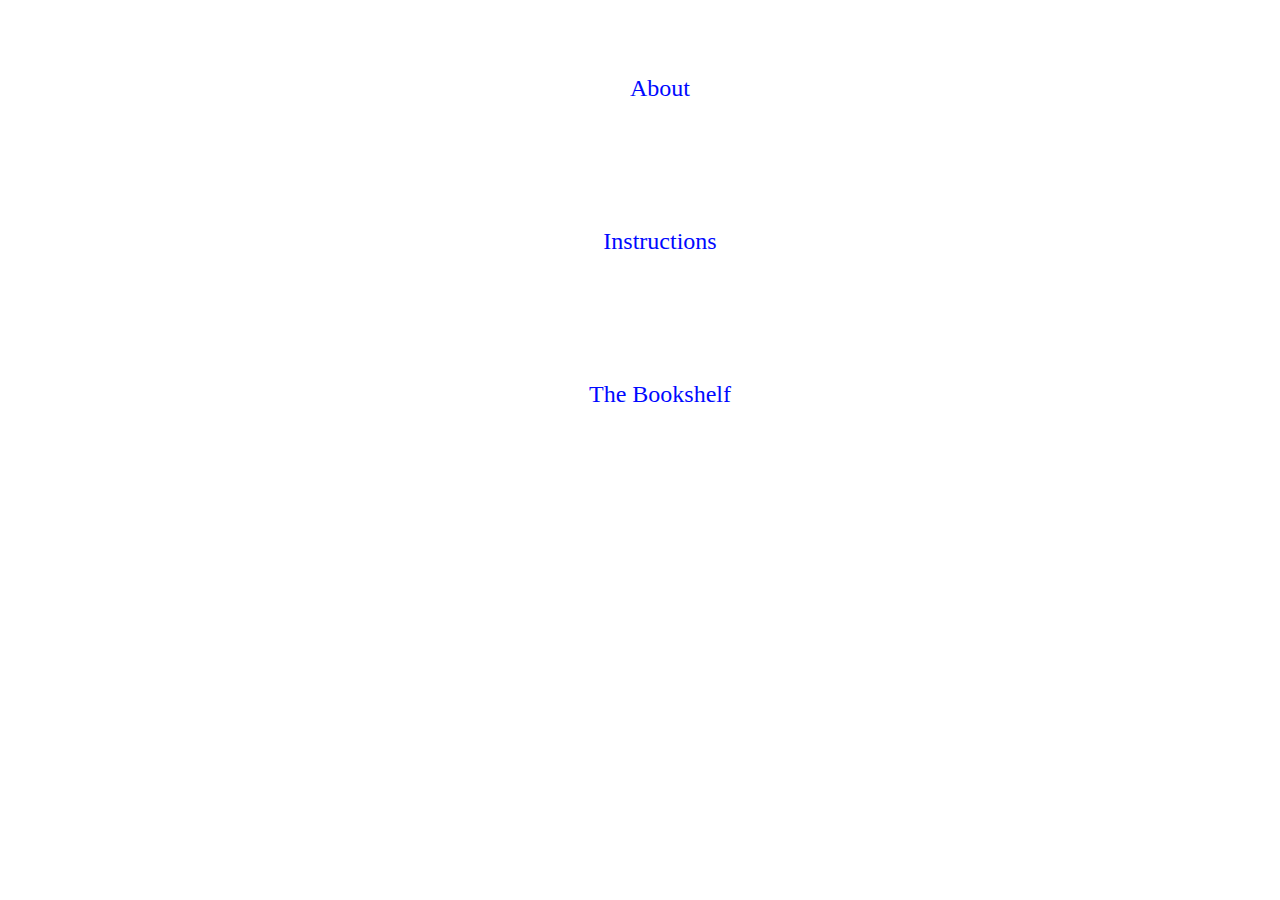
<file: index.html>
<!doctype html> 
<html>
<head>
    <title>LÜ's Album Packaging</title>
    <link rel="stylesheet"href="main.css">
    <link rel="icon" type="image/png" href="vinyls.png">


    <style>
li a:-webkit-any-link {
color: -webkit-link;
cursor:pointer;
text-decoration: none;
color:rgb(0, 8, 255);
}

li a:hover{color:rgb(255, 119, 0);}

ul li a:hover{color:rgb(255, 119, 0);}


li {list-style-type: none;
margin: 0;
padding: 0;
}
        </style> 

    </head>


    
    <body>
        <p>&nbsp</p>

        <ul>
            <li><a href= "about.html"> About</a></li>
    
        </ul>

        <p>&nbsp</p>
        <p>&nbsp</p>


        <ul>
            <li><a href= "instructions.html"> Instructions</a></li>
    
        </ul>

        <p>&nbsp</p>
        <p>&nbsp</p>


        <ul>
            <li><a href= "thebookshelf.html">The Bookshelf </a></li>
    
        </ul>


    </body>
</file>
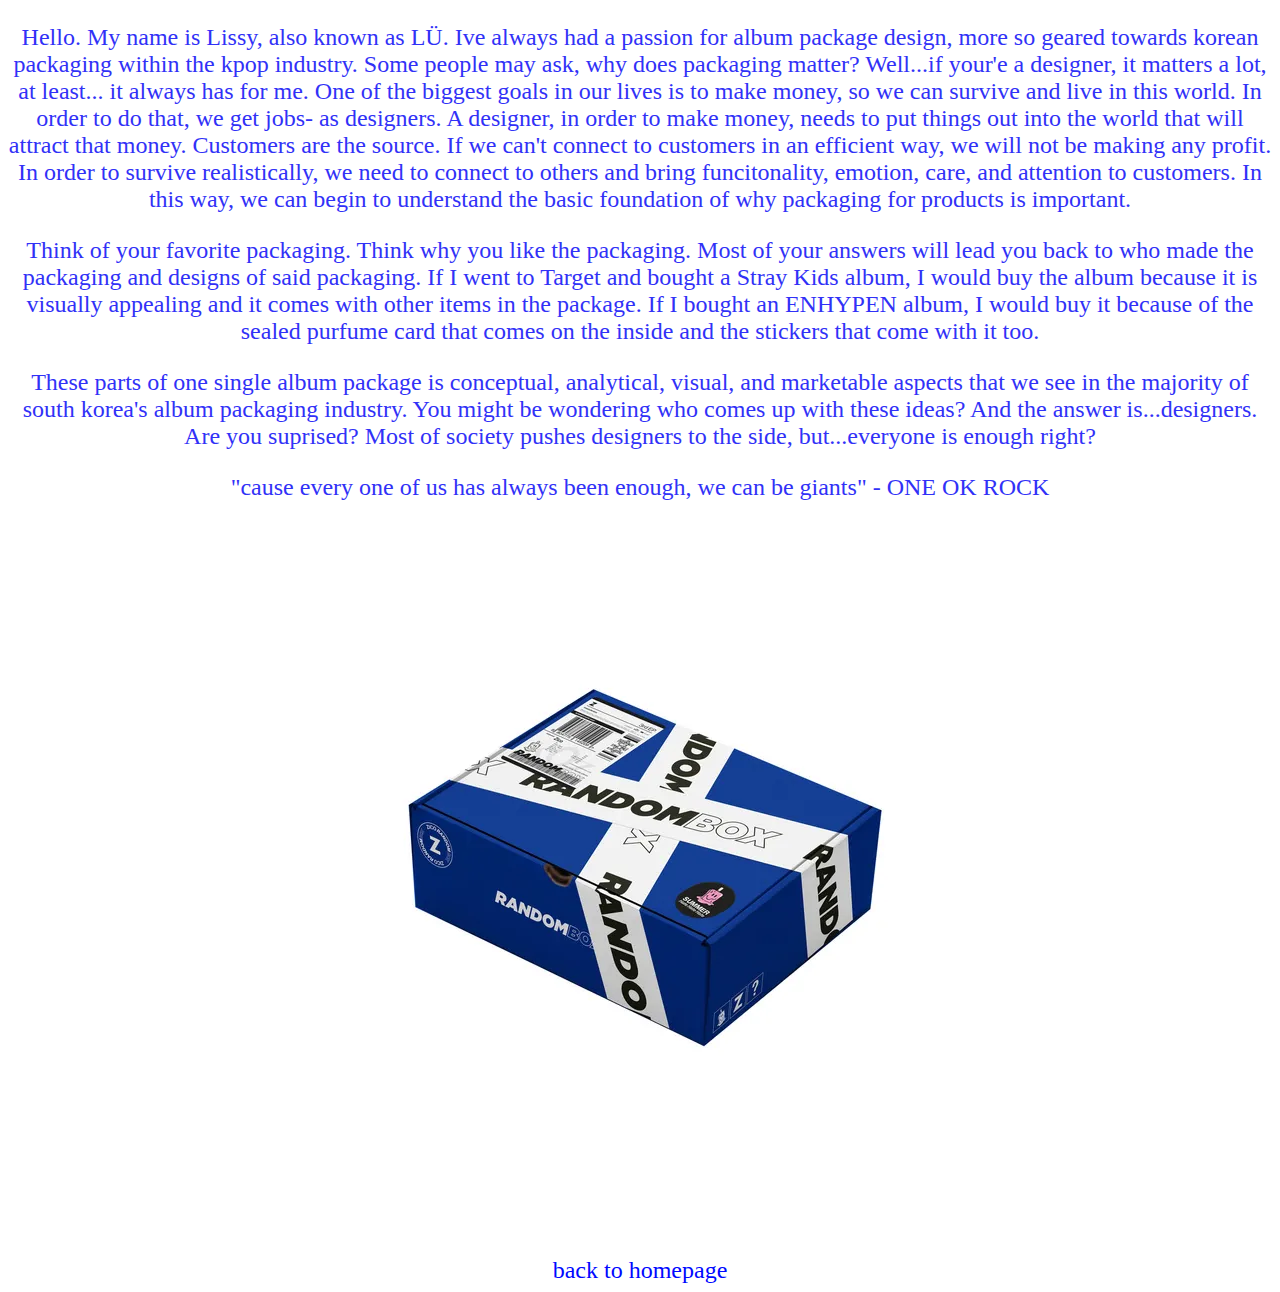
<file: about.html>
<!doctype html> 
<html>
<head>
    <title>About</title>
    <link rel="stylesheet"href="main.css">
    <link rel="icon" type="image/png" href="vinyls.png">

    <style>

        </style> 

    </head>
<body>

<p>
 Hello. My name is Lissy, also known as LÜ. 
Ive always had a passion for album package design, 
more so geared towards korean packaging within the kpop industry. 
Some people may ask, why does packaging matter? 
Well...if your'e a designer, it matters a lot, at least... it always has for me. 
One of the biggest goals in our lives is to make money, so we can survive and live in this world. 
In order to do that, we get jobs- as designers. 
A designer, in order to make money, needs to put things out into the world that will attract that money. 
Customers are the source. 
If we can't connect to customers in an efficient way, we will not be making any profit. 
In order to survive realistically, we need to connect to others and bring funcitonality, emotion, care, and attention 
to customers. 
In this way, we can begin to understand the basic foundation of why packaging for products is important. 
</p>



<p>
Think of your favorite packaging. Think why you like the packaging. Most of your answers will lead you back to who made the packaging and designs of said packaging. 
If I went to Target and bought a Stray Kids album, I would buy the album because it is visually appealing and it comes with other items in the package. 
If I bought an ENHYPEN album, I would buy it because of the sealed purfume card that comes on the inside and the stickers that come with it too. 
</p>


<p>
These parts of one single album package is conceptual, analytical, visual, and marketable aspects that we see in the majority of south korea's album packaging industry.
You might be wondering who comes up with these ideas? 
And the answer is...designers. 
Are you suprised? 
Most of society pushes designers to the side, but...everyone is enough right? 
<p>"cause every one of us has always been enough, we can be giants" - ONE OK ROCK</p>
</p>




<p>&nbsp</p>



<img src="bestalbumdesignskpop/5ffcc36518ddf88981107655-large.webp">


    
<p>&nbsp</p>






<li><a href="./index.html">back to homepage </a></li>

</body>
</html>
</file>
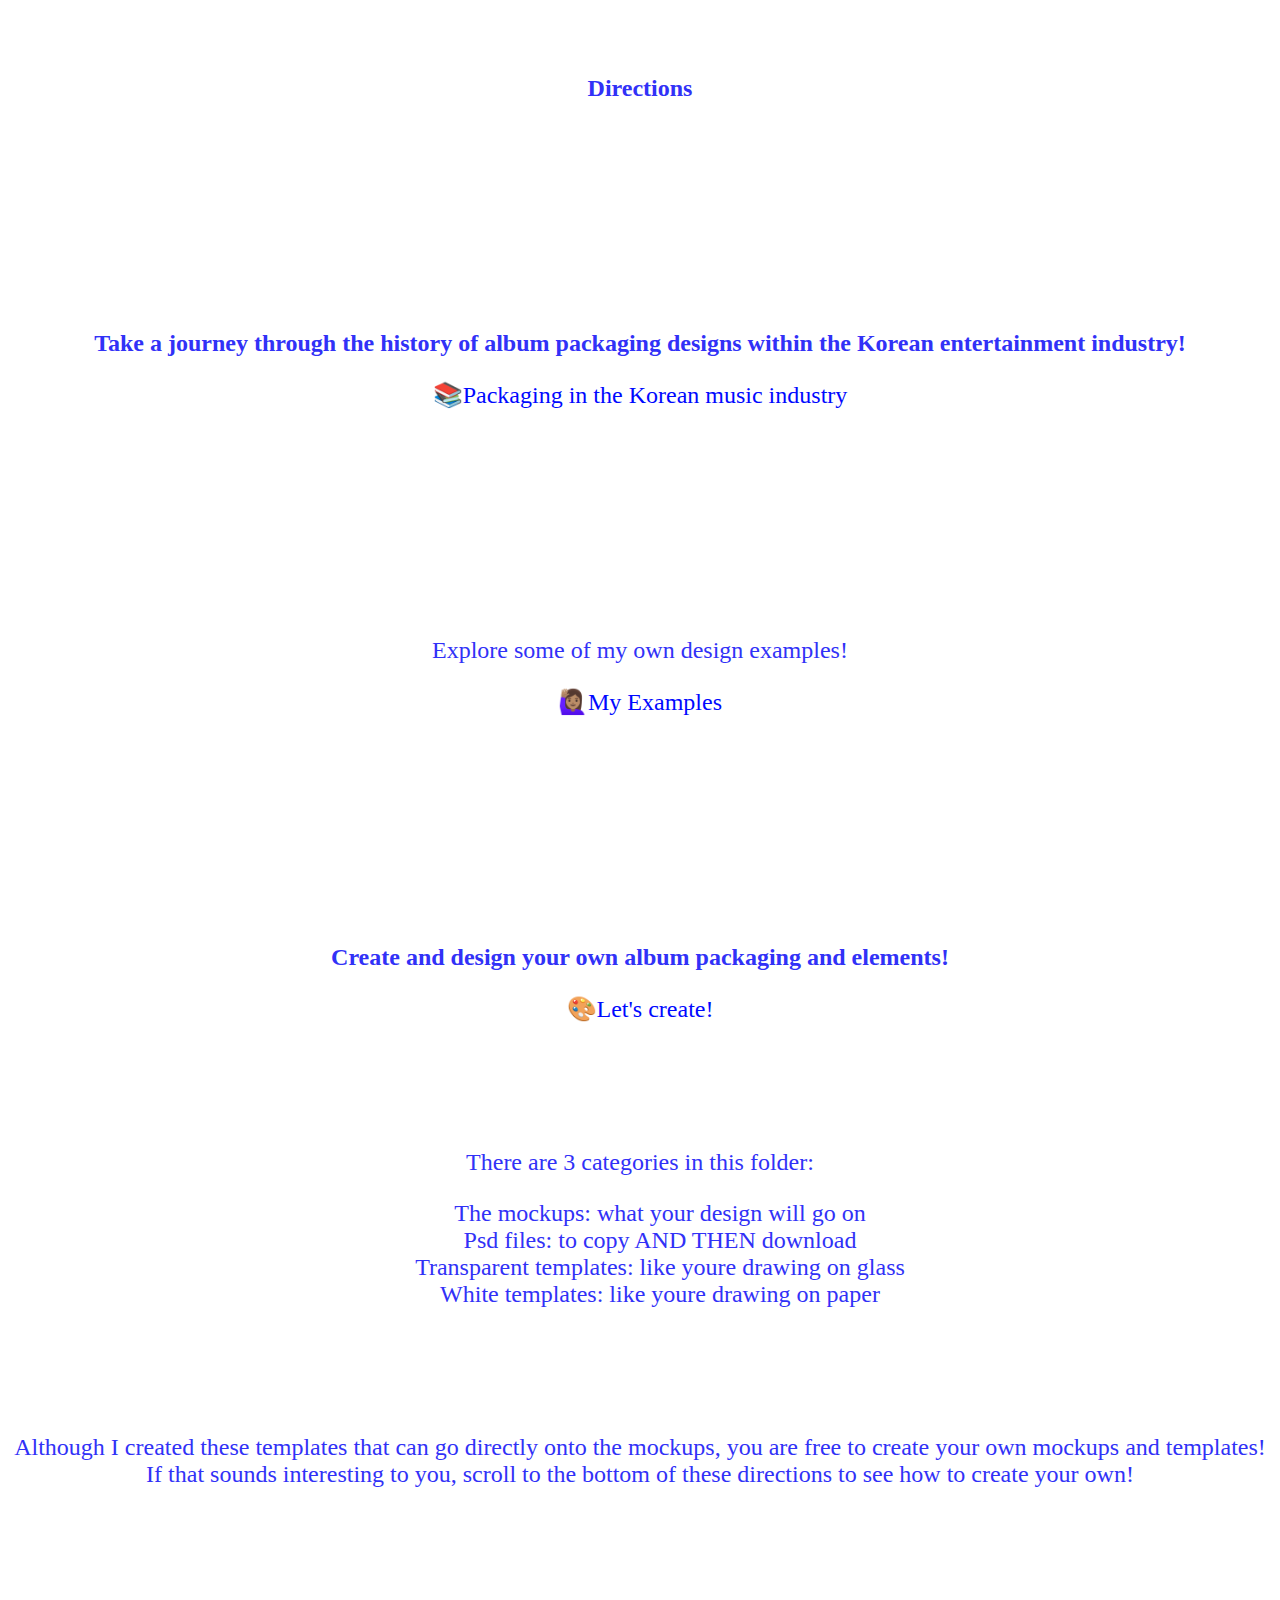
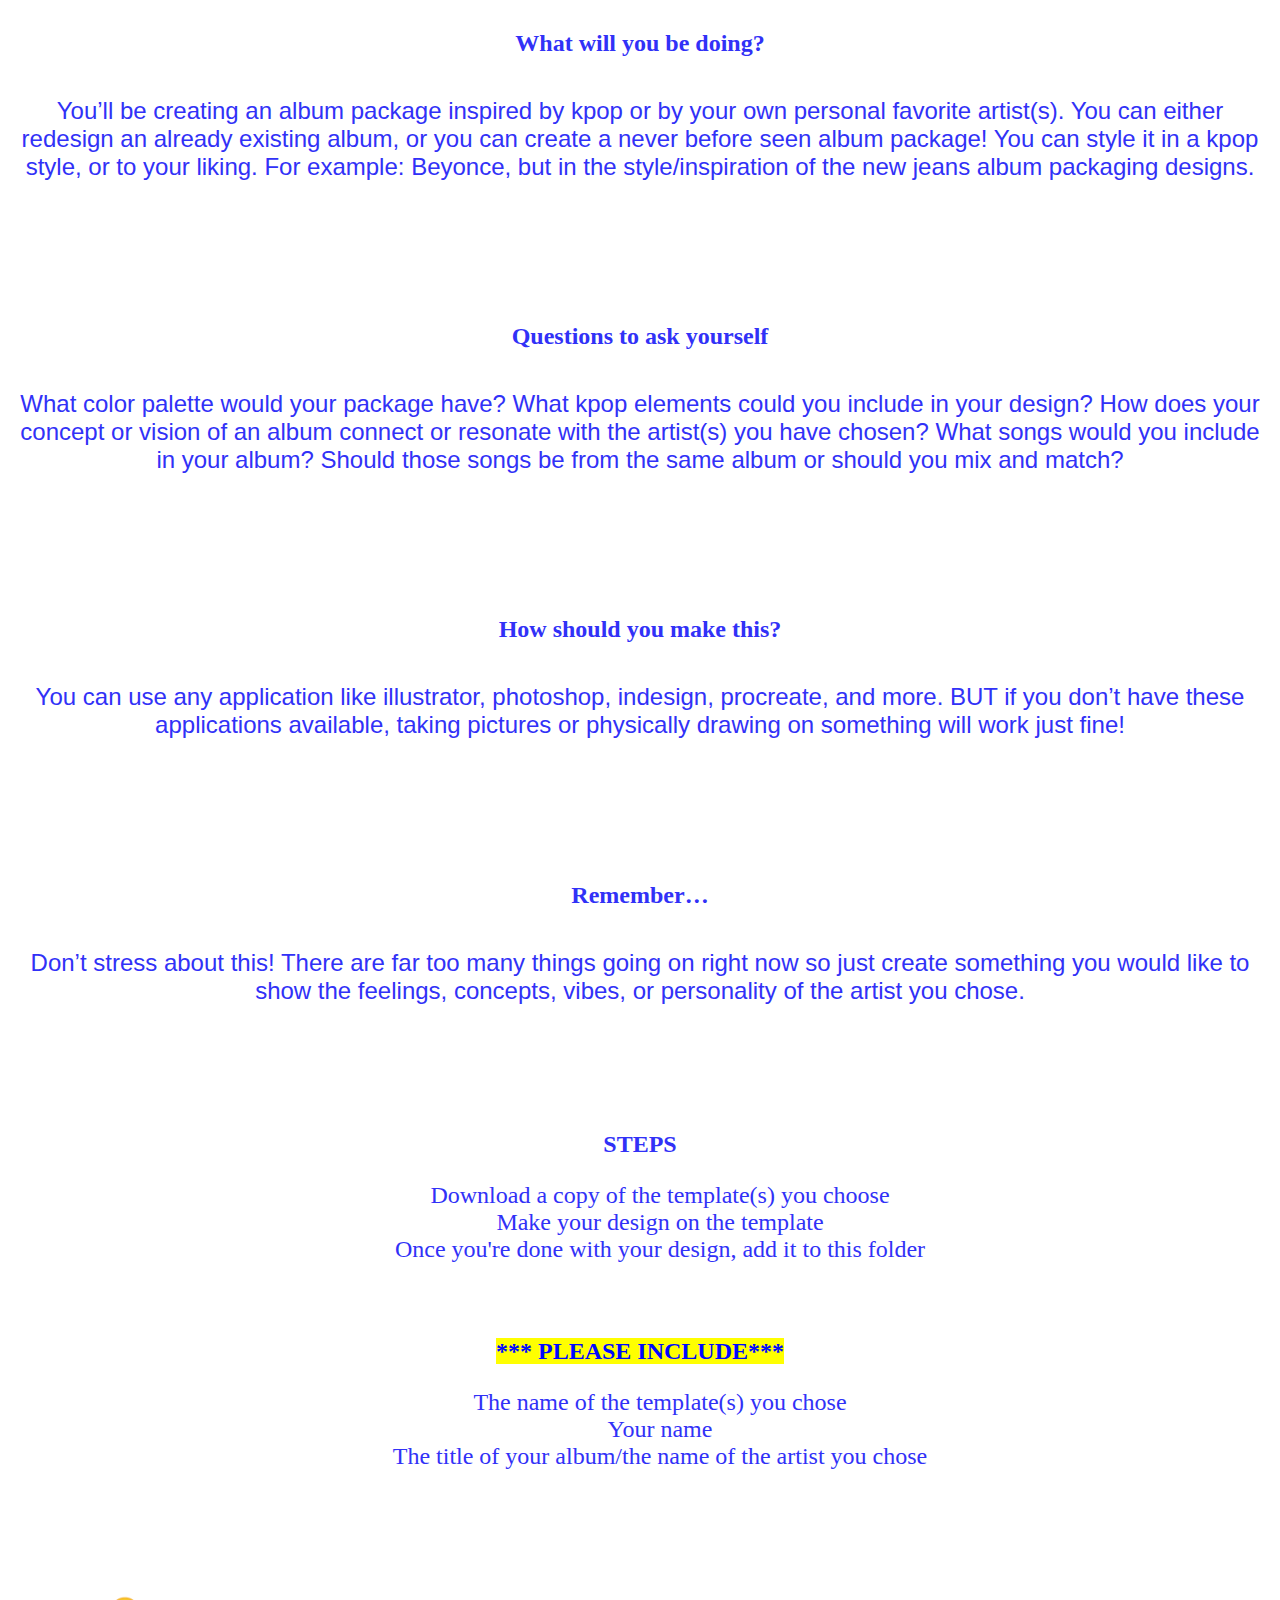
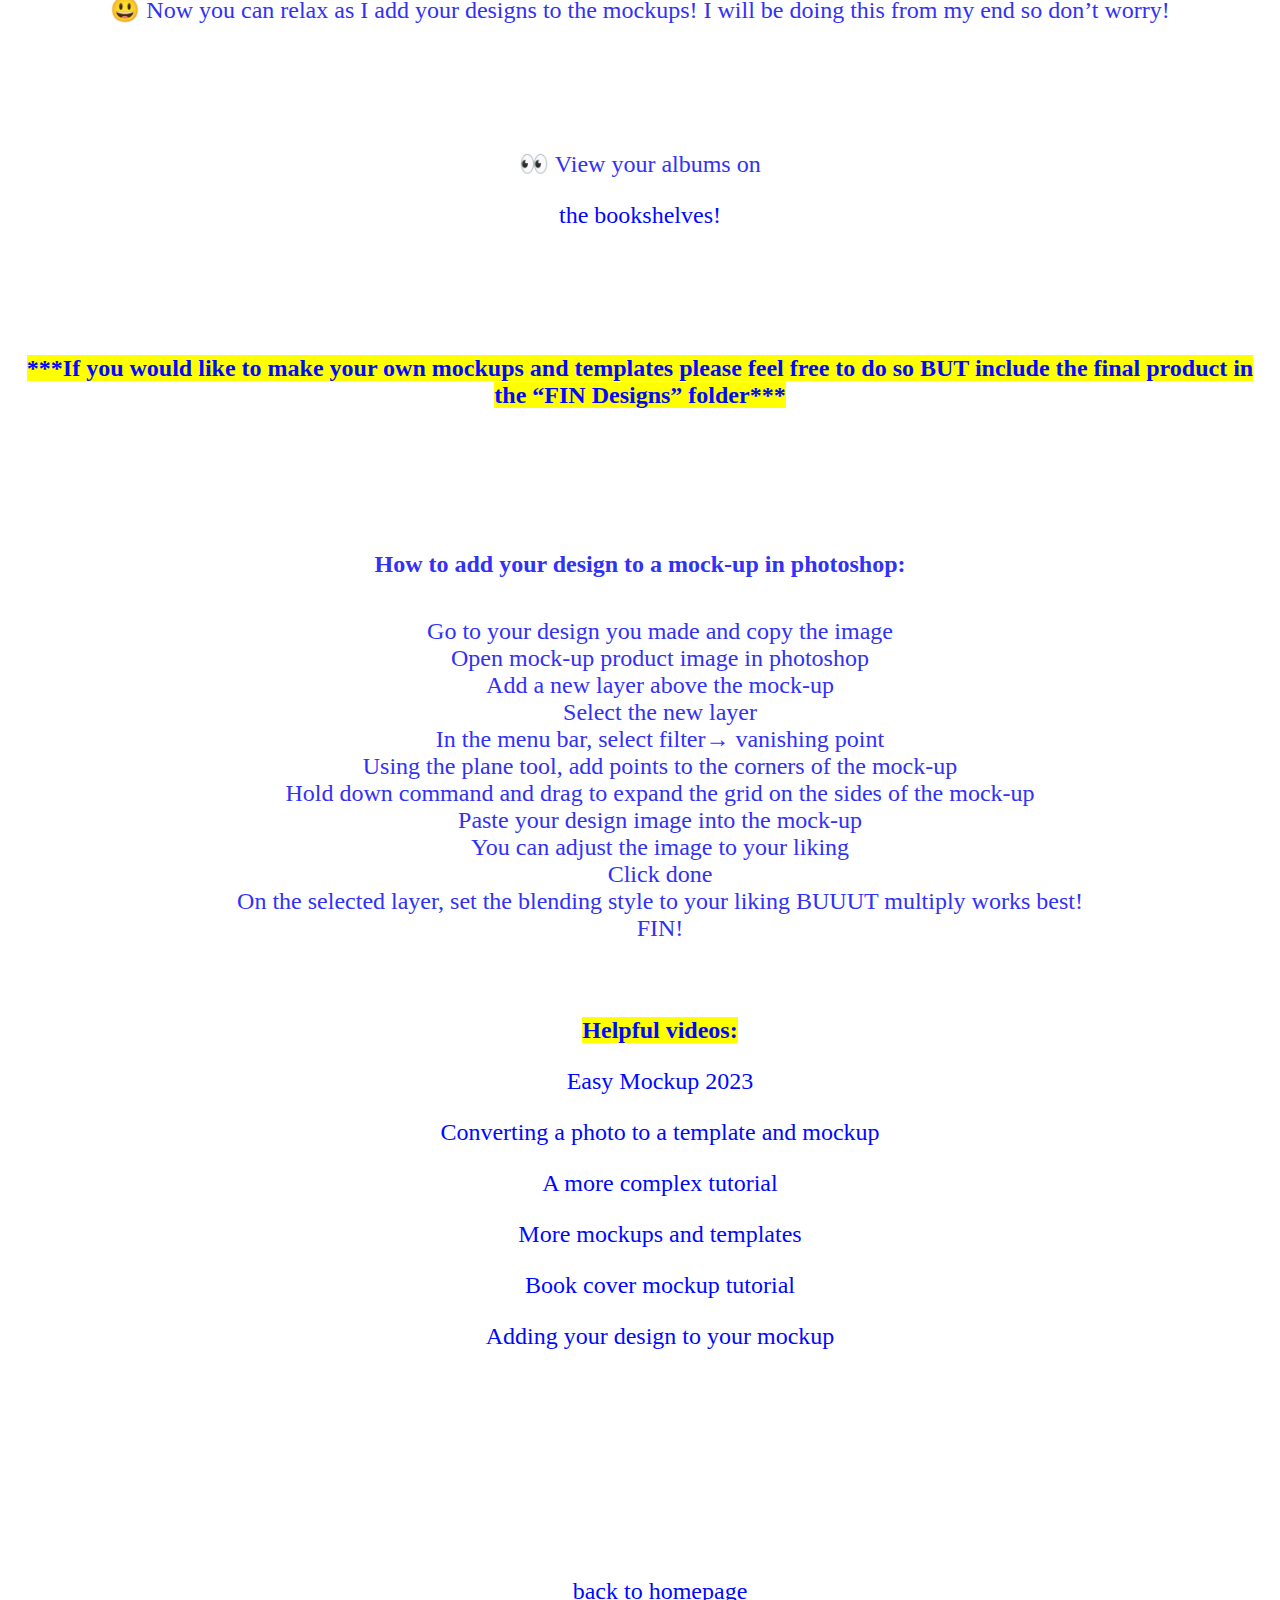
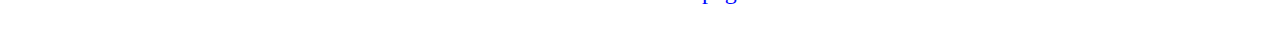
<file: instructions.html>
<!doctype html> 
<html>
<head>
    <title>Instructions</title>
    <link rel="stylesheet"href="main.css">
    <link rel="icon" type="image/png" href="vinyls.png">

    <style>
li a:hover{color:rgb(255, 119, 0);}
ul li a:hover{color:rgb(255, 119, 0);}
font{font-family: Impact;}
p{font-family: Impact;}


        </style> 

    </head>
<body>
    
    <p>&nbsp</p>
   
<h1>Directions</h1>
<p>
    <p>&nbsp</p>
    
    <p>&nbsp</p>
    <p>&nbsp</p>
    <p>&nbsp</p>

<h3>
    Take a journey through the history of album packaging designs within the Korean entertainment industry! 
</h3>
<p>
<li><a href="https://drive.google.com/drive/folders/13ReihYE6j02VrG1wCcc2FiO2SarnJbVe?usp=sharing">📚Packaging in the Korean music industry</a></li>
</p>

    <p>&nbsp</p>
    <p>&nbsp</p>
    <p>&nbsp</p>
    <p>&nbsp</p>

    <p>
    Explore some of my own design examples!
    </p>


  <li> <a href= "https://drive.google.com/drive/folders/1jdetd78h54ysT7s_wZK4jbfBokppk1CS?usp=sharing">🙋🏽‍♀️My Examples</a></li>
    
   
    <p>&nbsp</p>
    <p>&nbsp</p>
    <p>&nbsp</p>
    <p>&nbsp</p>
    
    <h3>
        Create and design your own album packaging and elements!
    </h3>

<p>
      <li>  <a href="https://drive.google.com/drive/folders/1aTRMccOP5hNL5NEu5VF8wEx-kvUx84Js?usp=sharing">🎨Let's create! </a> </li>
    
</p>


    <p>&nbsp</p>
    <p>&nbsp</p>
    
    <p>
    There are 3 categories in this folder:
    </p>

    <p>
        <ol>
 <li>The mockups: what your design will go on</li>
<li>Psd files: to copy AND THEN download </li>
<li> Transparent templates: like youre drawing on glass</li>
<li>White templates: like youre drawing on paper</li>
        </ol>
    </p>

    <p>&nbsp</p>
    <p>&nbsp</p>

    <p>
    Although I created these templates that can go directly onto the mockups, you are free to create your own mockups and templates! If that sounds interesting to you, scroll to the bottom of these directions to see how to create your own!
    </p>
    
    <p>&nbsp</p>
    <p>&nbsp</p>

    
   <p> 
   <h5> What will you be doing?</h5>
    You’ll be creating an album package inspired by kpop or by your own personal favorite artist(s). You can either redesign an already existing album, or you can create a never before seen album package! You can style it in a kpop style, or to your liking. For example: Beyonce, but in the style/inspiration of the new jeans album packaging designs. 
   </p>
    
   <p>&nbsp</p>
   <p>&nbsp</p>
   

    
    <p>
   <h5> Questions to ask yourself</h5>
    What color palette would your package have? What kpop elements could you include in your design? How does your concept or vision of an album connect or resonate with the artist(s) you have chosen? What songs would you include in your album? Should those songs be from the same album or should you mix and match?
    </p>
    
    <p>&nbsp</p>
    <p>&nbsp</p>

    
    
<p> 
  <h5>  How should you make this?</h5>
    You can use any application like illustrator, photoshop, indesign, procreate, and more. BUT if you don’t have these applications available, taking pictures or physically drawing on something will work just fine!
</p>

<p>&nbsp</p>
<p>&nbsp</p>

    
   <p> 
  <h5>  Remember…</h5>
    Don’t stress about this! There are far too many things going on right now so just create something you would like to show the feelings, concepts, vibes, or personality of the artist you chose. 
   </p>
   
   
   <p>&nbsp</p>
   <p>&nbsp</p>


  <h3>  STEPS </h3>
<p>
    <ol>
<li> Download a copy of the template(s) you choose</li>
<li>Make your design on the template </li>
<li>Once you're done with your design, add it to this folder </li>
    </ol>
</p>

<p>
<li><a href= "https://drive.google.com/drive/folders/1xFSY8Pqw4gtzotKvt781pQLd0kxvgFjw?usp=sharing"></li></a>
</p>

<p>&nbsp</p>


<h3>
<mark><b>*** PLEASE INCLUDE***</b></mark>
</h3>

<ol>
<li>The name of the template(s) you chose</li>
<li>Your name </li>
<li>The title of your album/the name of the artist you chose</li>
</ol>



<p>&nbsp</p>
<p>&nbsp</p>


<p>
😃 Now you can relax as I add your designs to the mockups! I will be doing this from my end so don’t worry!
</p>

<p>&nbsp</p>
<p>&nbsp</p>



<p>
👀 View your albums on<li><a href="thebookshelf.html" >the bookshelves!</li></a> 
</p>


<p>&nbsp</p>
<p>&nbsp</p>



<h3>
<mark> <b>***If you would like to make your own mockups and templates please feel free to do so BUT include the final product in the “FIN Designs” folder***</b></mark>
</h3>

<p>&nbsp</p>
<p>&nbsp</p>

<p> 
<h5>How to add your design to a mock-up in photoshop: </h5>
<ol>
<li>Go to your design you made and copy the image</li>
<li>Open mock-up product image in photoshop</li>
<li>Add a new layer above the mock-up</li> 
<li>Select the new layer</li>
<li>In the menu bar, select filter→ vanishing point </li>
<li>Using the plane tool, add points to the corners of the mock-up</li>
<li>Hold down command and drag to expand the grid on the sides of the mock-up</li>
<li>Paste your design image into the mock-up </li>
<li>You can adjust the image to your liking</li>
<li>Click done</li>
 <li>On the selected layer, set the blending style to your liking BUUUT multiply works best!</li>
<li>FIN!</li>
</p>

<p>&nbsp</p>


<h3>
<mark><b>Helpful videos:</b></mark>
</h3>

<p>
<li><a href="https://youtu.be/Jq2vmjOVSew?si=zpazi_XRPUTJMtKp">Easy Mockup 2023</li></a>
</p>

<p>
<li><a href="https://youtu.be/S8SclchBYzM?si=TakwQzICUMH4mM4_ ">Converting a photo to a template and mockup</li></a>
</p>

<p>
<li><a href="https://youtu.be/T5GM3nnwCBU?si=N4IWeiFlcb4hkdUW ">A more complex tutorial</li></a>
</p>

<p>
<li><a href="https://youtu.be/VnBMQHdQZaA?si=DBTorw0rVvbNBja8 ">More mockups and templates</li></a>
</p>

<p>
<li><a href="https://youtu.be/E_C0vsaJ4FA?si=wtFHgDGjDHlgY15d ">Book cover mockup tutorial</li></a>
</p>

<p>
<li><a href="https://youtube.com/shorts/c-XDrListLw?si=hSRU5UHUfgtSJuYl">Adding your design to your mockup</li></a>
</p>

    

<p>&nbsp</p>
<p>&nbsp</p>
<p>&nbsp</p>
<p>&nbsp</p>


<li><a href="./index.html">back to homepage </a></li>

</body>
</html>
</file>
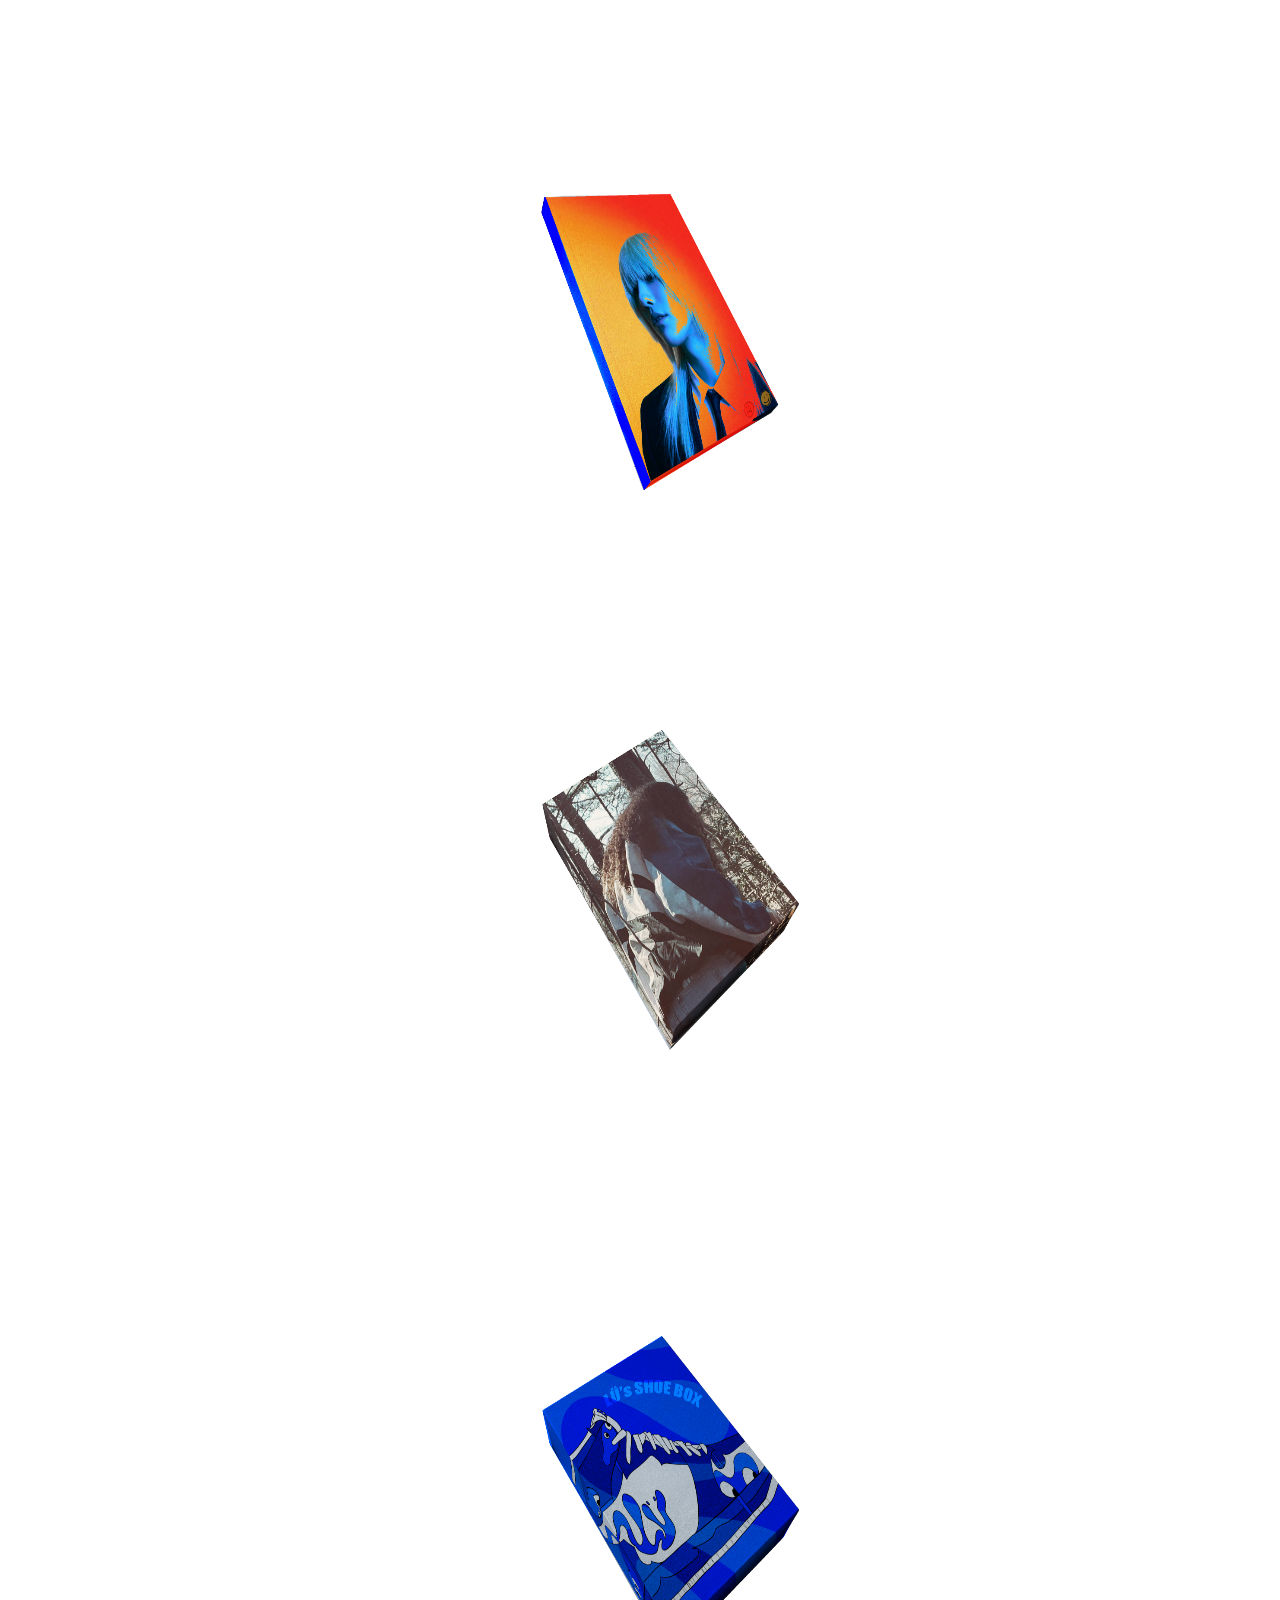
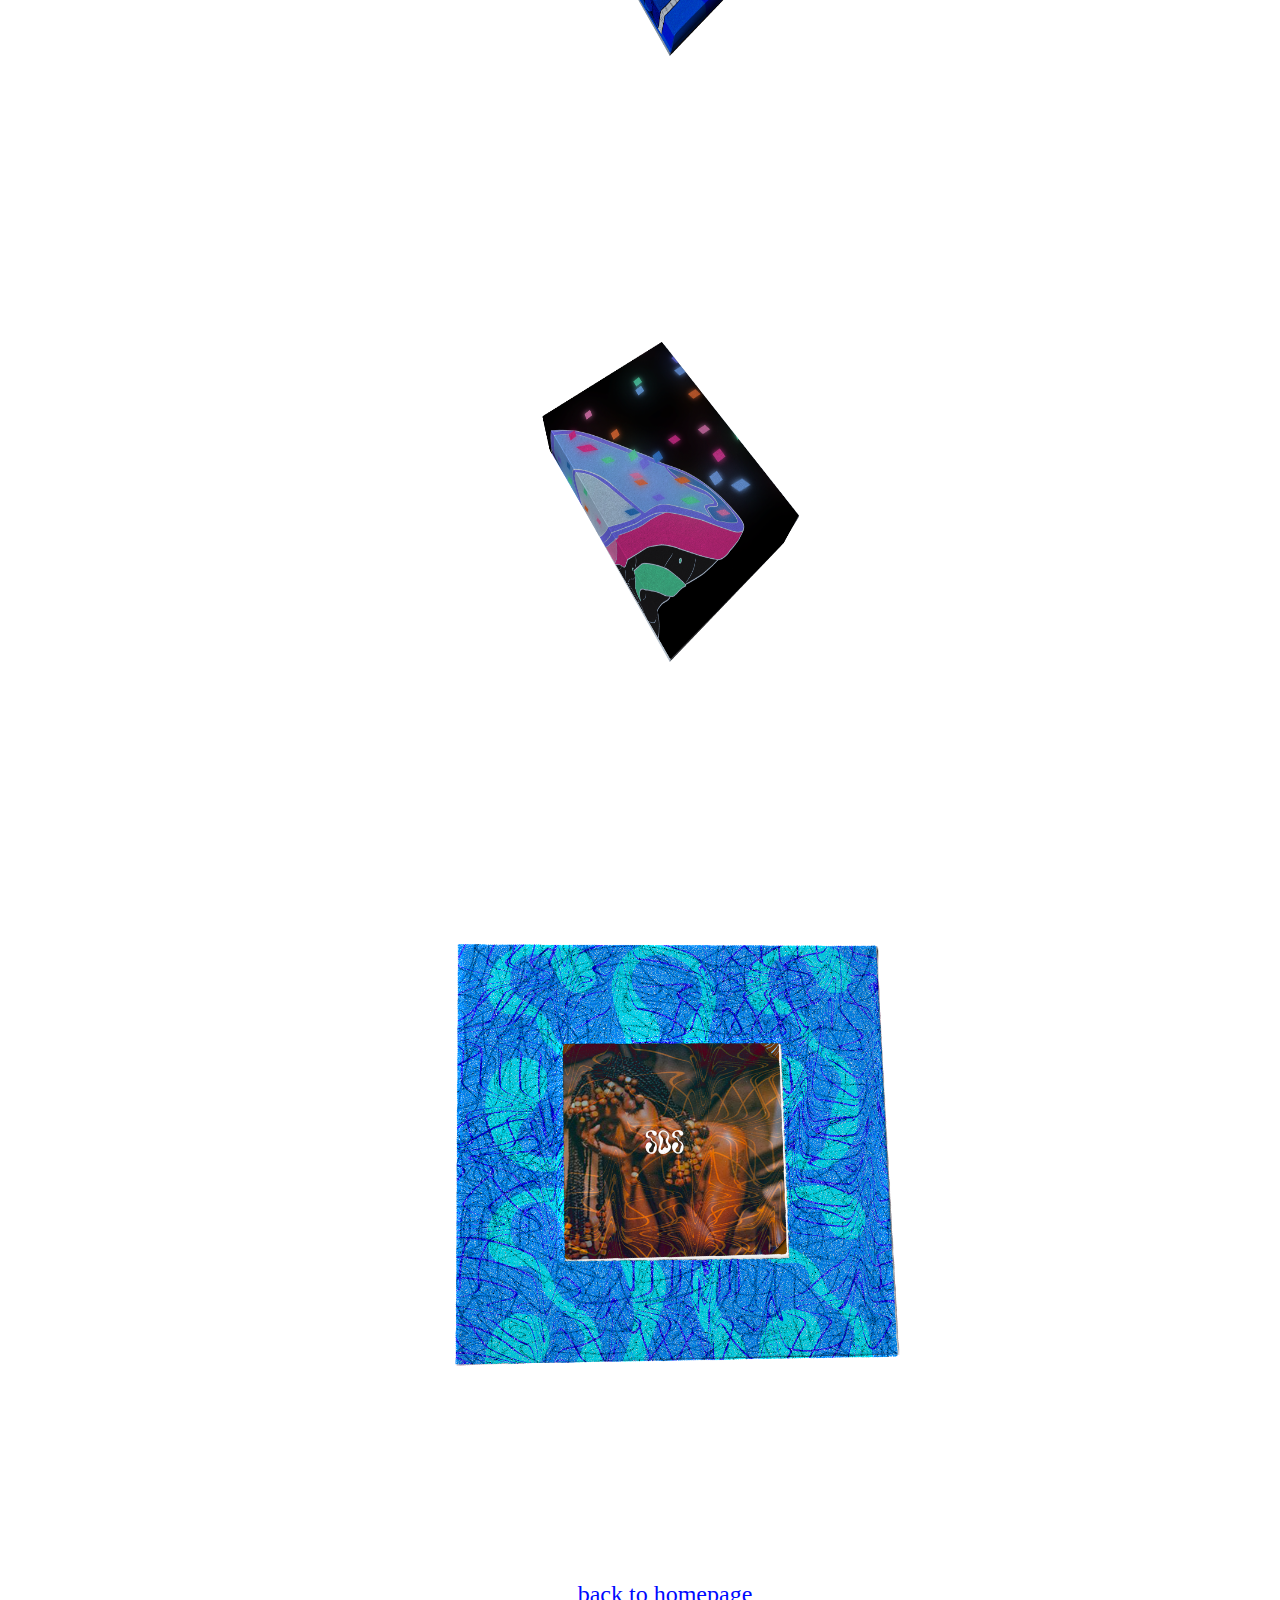
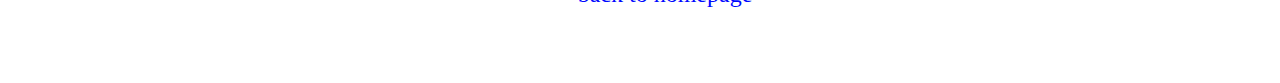
<file: thebookshelf.html>
<!doctype html> 
<html>
<head>
    <title>The Bookshelf</title>
    <link rel="stylesheet"href="main.css">
    <link rel="icon" type="image/png" href="vinyls.png">


    <style>
li a:hover{color:rgb(255, 119, 0);}

img{ 
    width:590px;
    height:600px;
}
        </style> 

    </head>
<body>



<div>





    <a href= "woodz.html"><img src= "photobook woodz.png"></a>



    <a href= "luinwoodz.html"><img src= "personalexamples/luinwoodz.png"></a> 



    <a href= "lusshoebox.html"><img src= "personalexamples/lus shoe box mockup 1.png"></a>


    <a href= "txtmockup2.html"><img src= "personalexamples/txtmockup2.png"></a>


    <a href= "SZA.html"><img src= "SZA/sza album.png"></a>







    <p>&nbsp</p>
    <p>&nbsp</p>



<li><a href="./index.html">back to homepage </a></li>

</body>
</html>
</file>
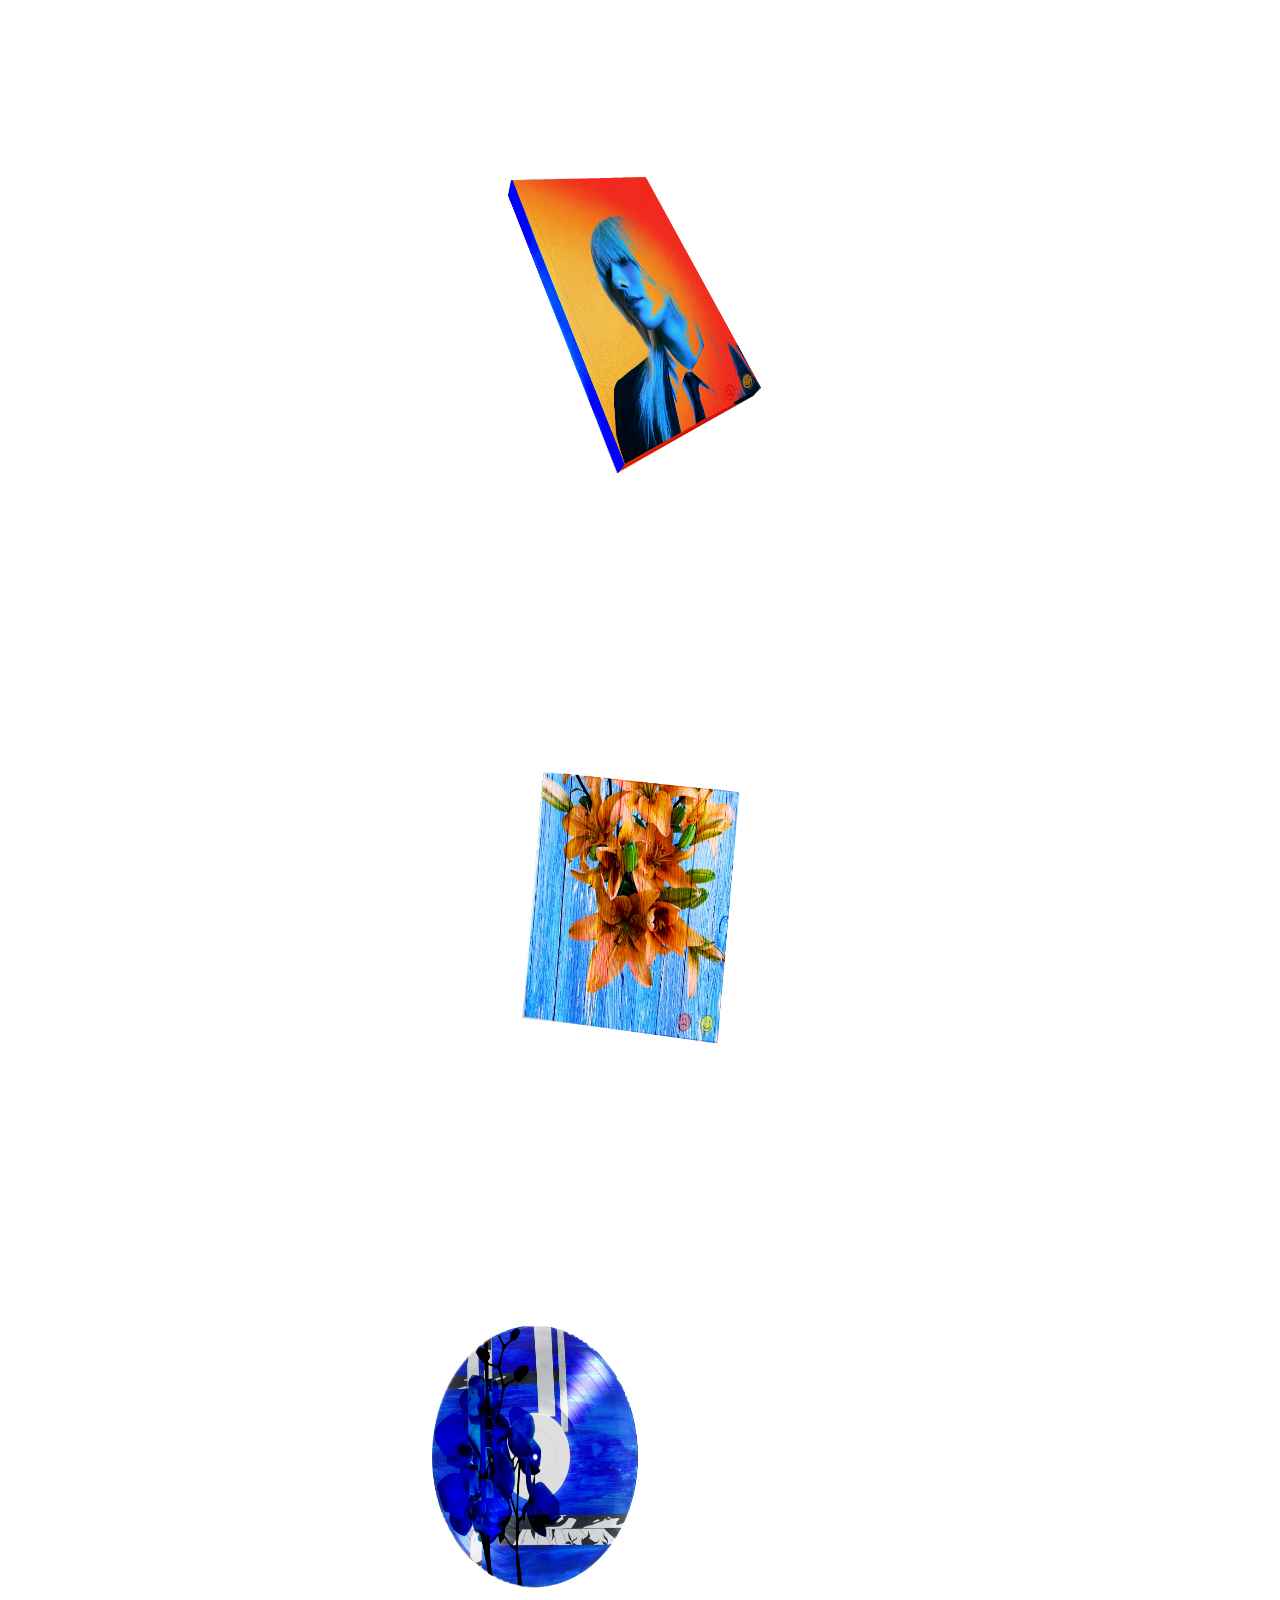
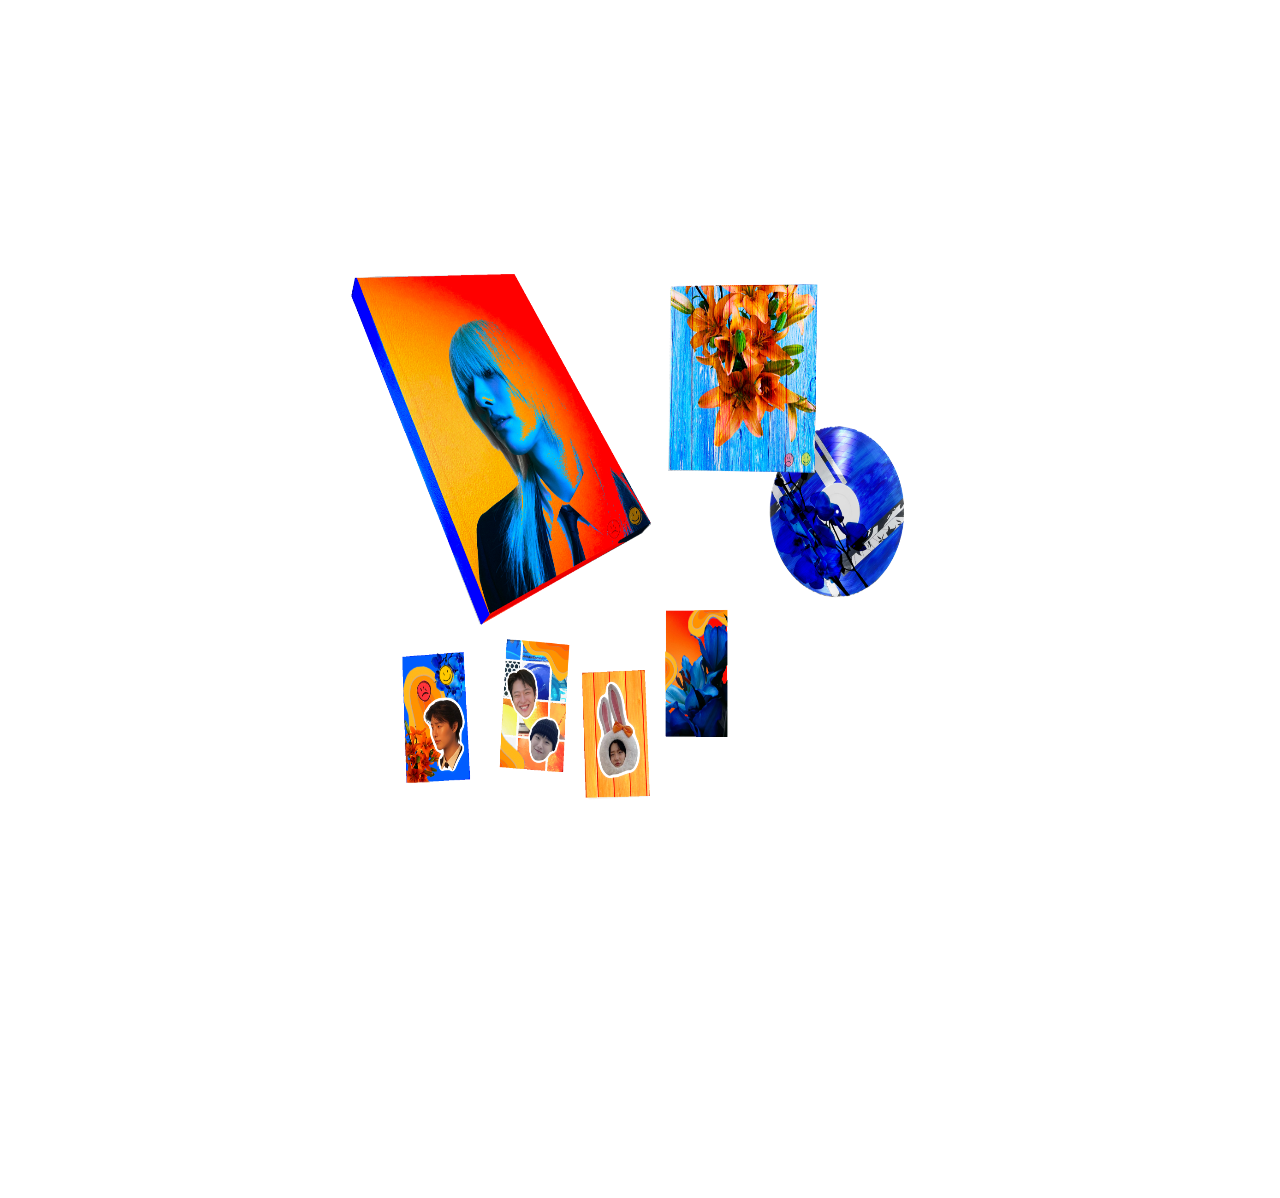
<file: woodz.html>
<!doctype html> 
<html>
<head>
    <title>WOODZ</title>
    <link rel="stylesheet"href="main.css">
    <link rel="icon" type="image/png" href="vinyls.png">


    <style>

img{
    width: 630px;
    height: 600px;
}



li a:-webkit-any-link {
color: -webkit-link;
cursor:pointer;
text-decoration: none;
color:rgb(0, 8, 255);
}

li a:hover{color:rgb(255, 119, 0);}

ul li a:hover{color:rgb(255, 119, 0);}


li {list-style-type: none;
margin: 0;
padding: 0;
}
        </style> 
</head>


<body>
    
<img src="photobook woodz.png">

<img src="txtmockup2.png">

<img src="vinyl record  woodz.png">




<img src="full album woodz.png">


 




<iframe style="border-radius:12px" src="https://open.spotify.com/embed/playlist/60mprKaGYMpBnXxgRonk0H?utm_source=generator" width="100%" height="352" frameBorder="0" allowfullscreen="" allow="autoplay; clipboard-write; encrypted-media; fullscreen; picture-in-picture" loading="lazy"></iframe>










</body>
</html>
</file>
<file: main.css>
* { text-align: center;
font-size: x-large;
font-family:'Arial Narrow Bold' ;}


body {background-color: rgb(255, 255, 255);
   color: rgb(49, 49, 247);
text-align: center;
font-family:Arial;}

title {color:rgb(49, 49, 247);}
h1 {color: rgb(49, 49, 247)}
   p {color: rgb(49, 49, 247);}

   li a:-webkit-any-link {
      color: -webkit-link;
      cursor:pointer;
      text-decoration: none;
      color:rgb(0, 8, 255);
      }
      
      
      li {list-style-type: none;
      margin: 0;
      padding: 0;}

      li a:hover{color:rgb(255, 119, 0);}
      
      div {
         margin: 25px 50px 75px 100px;
     
     }

     b{
      color:rgb(0, 8, 255);
     }
</file>
